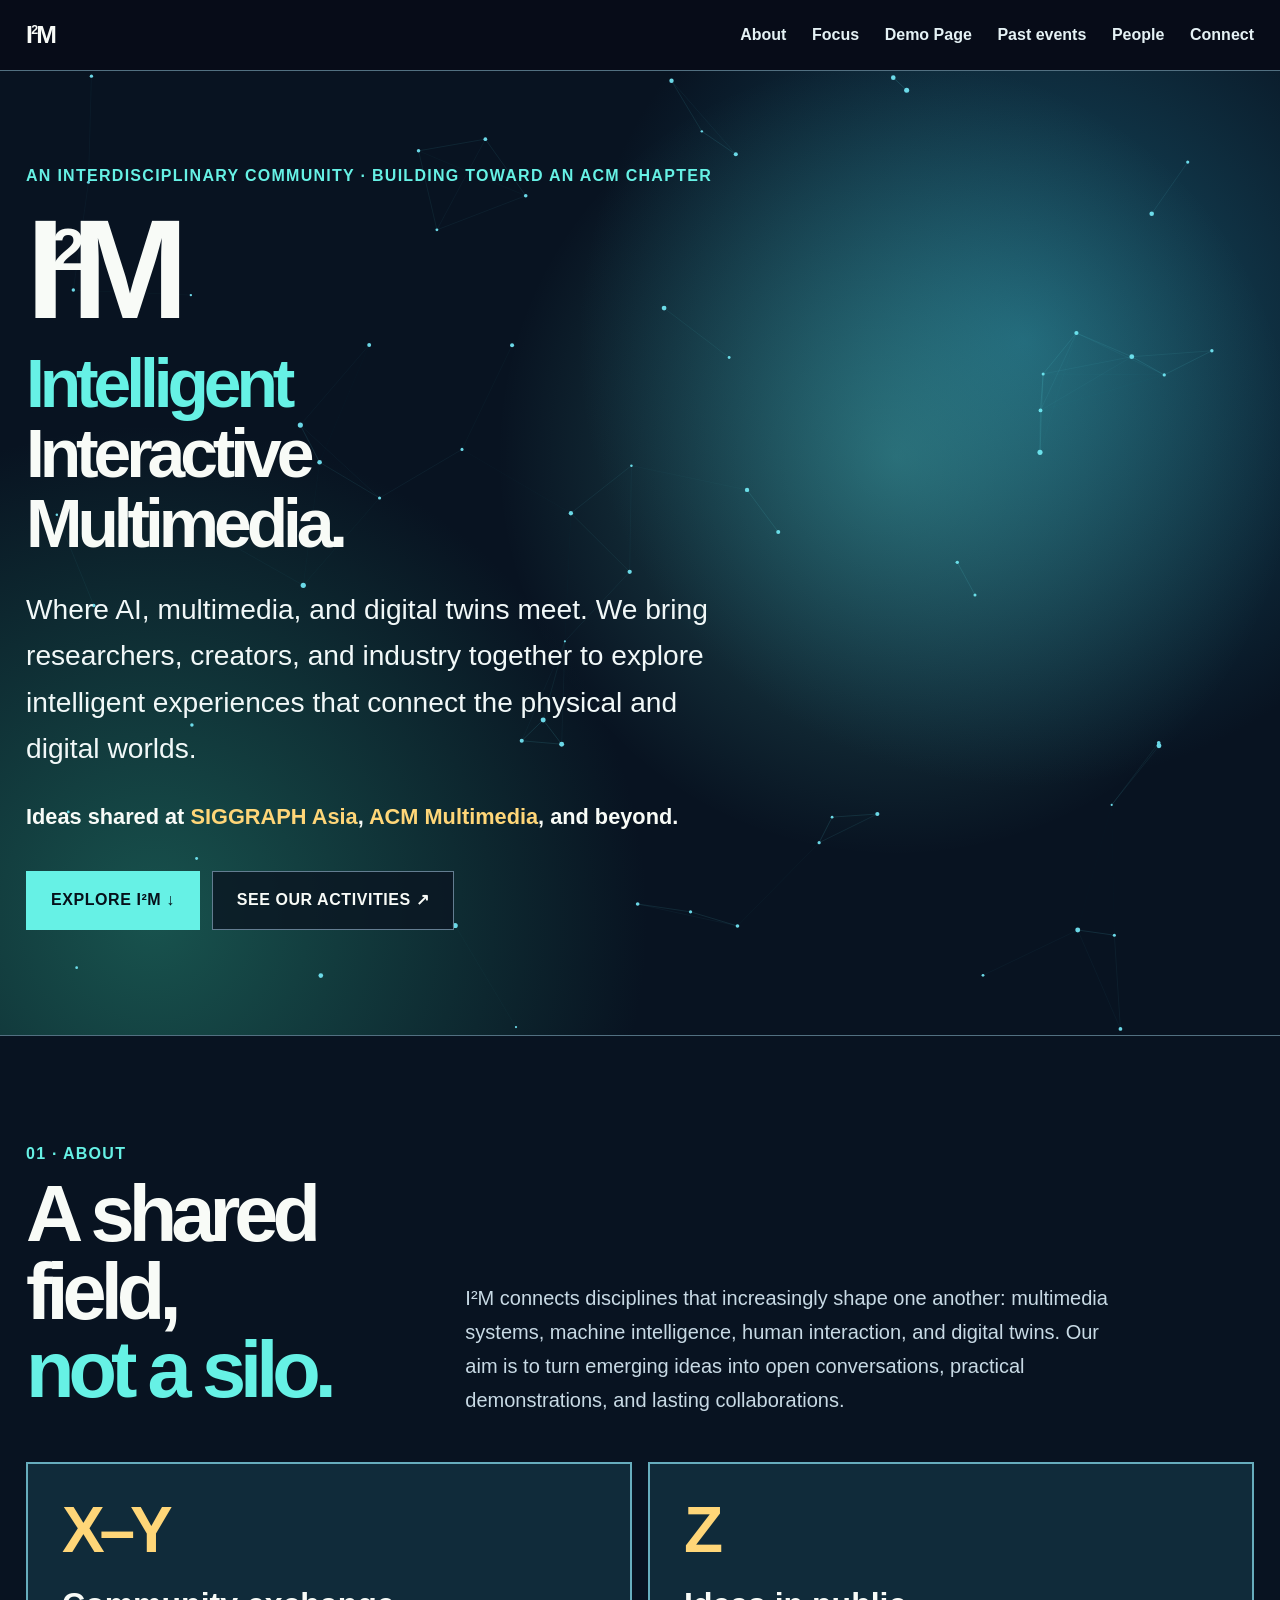
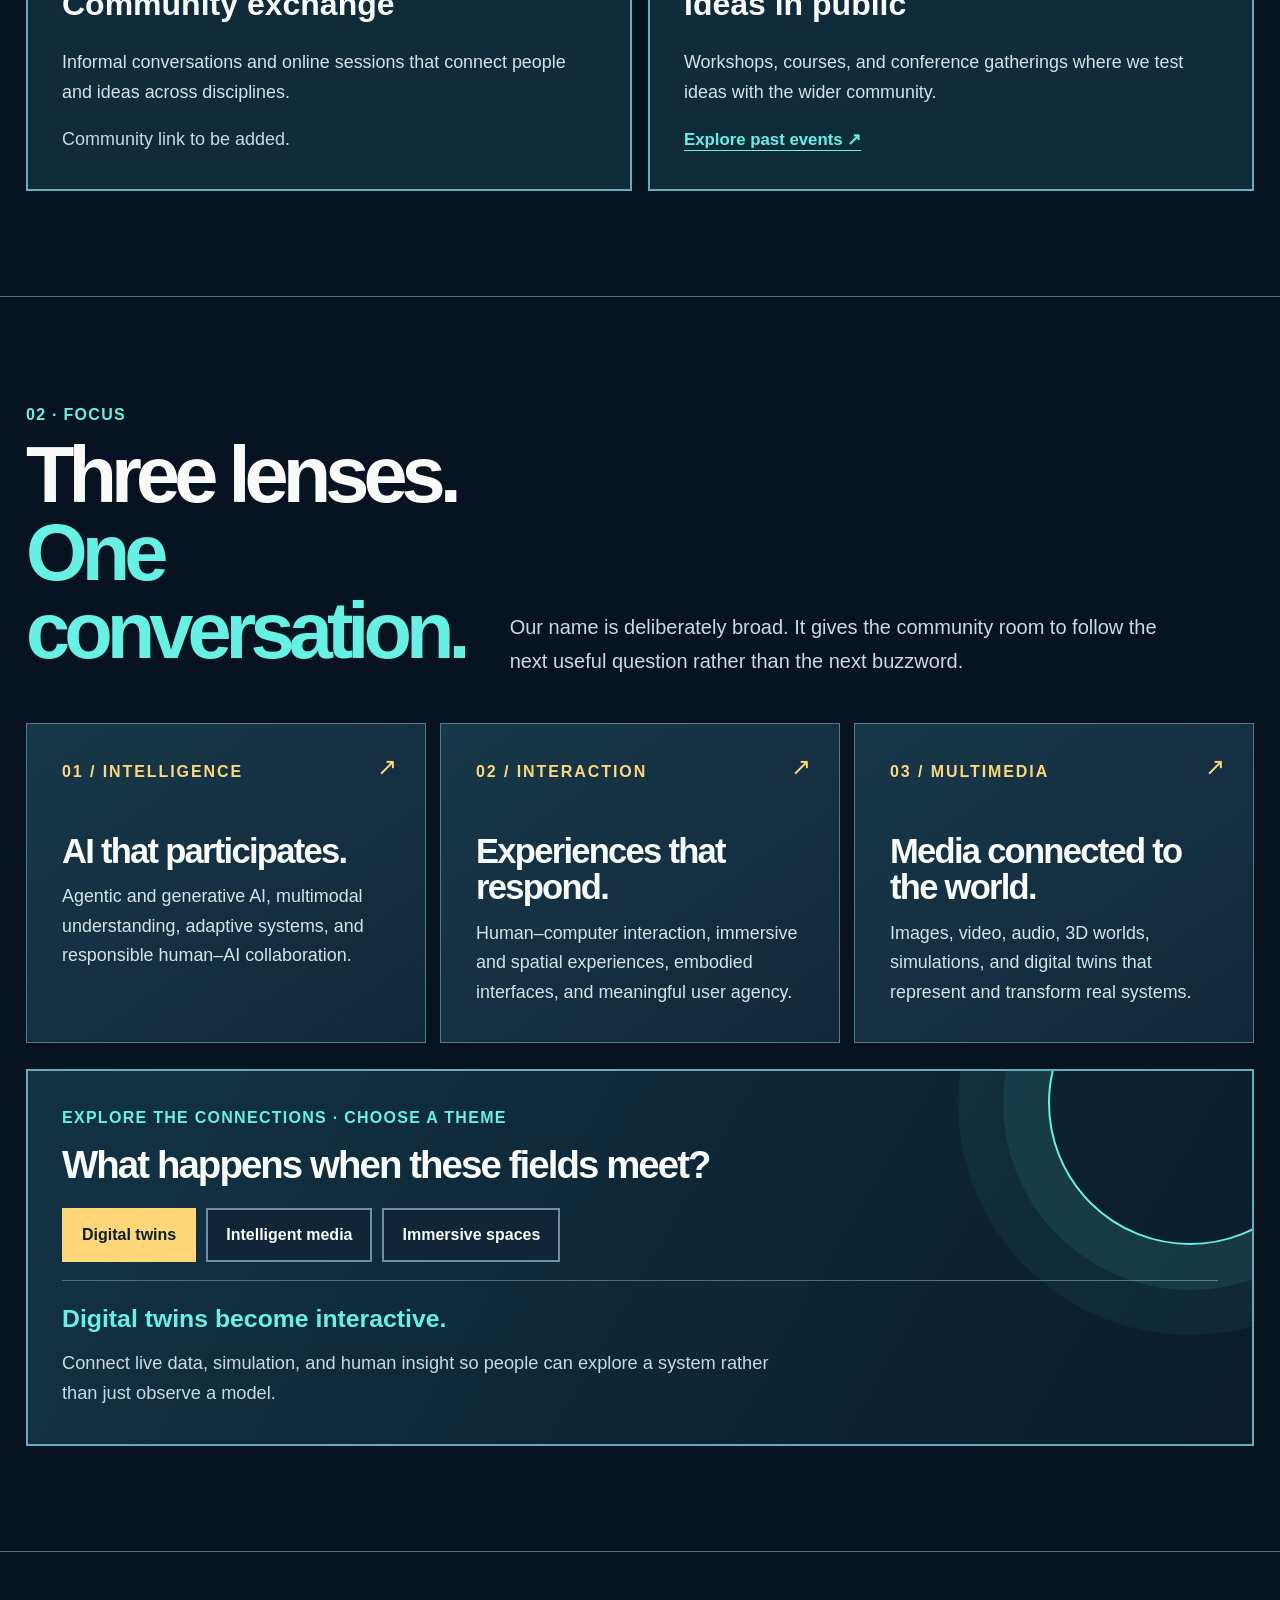
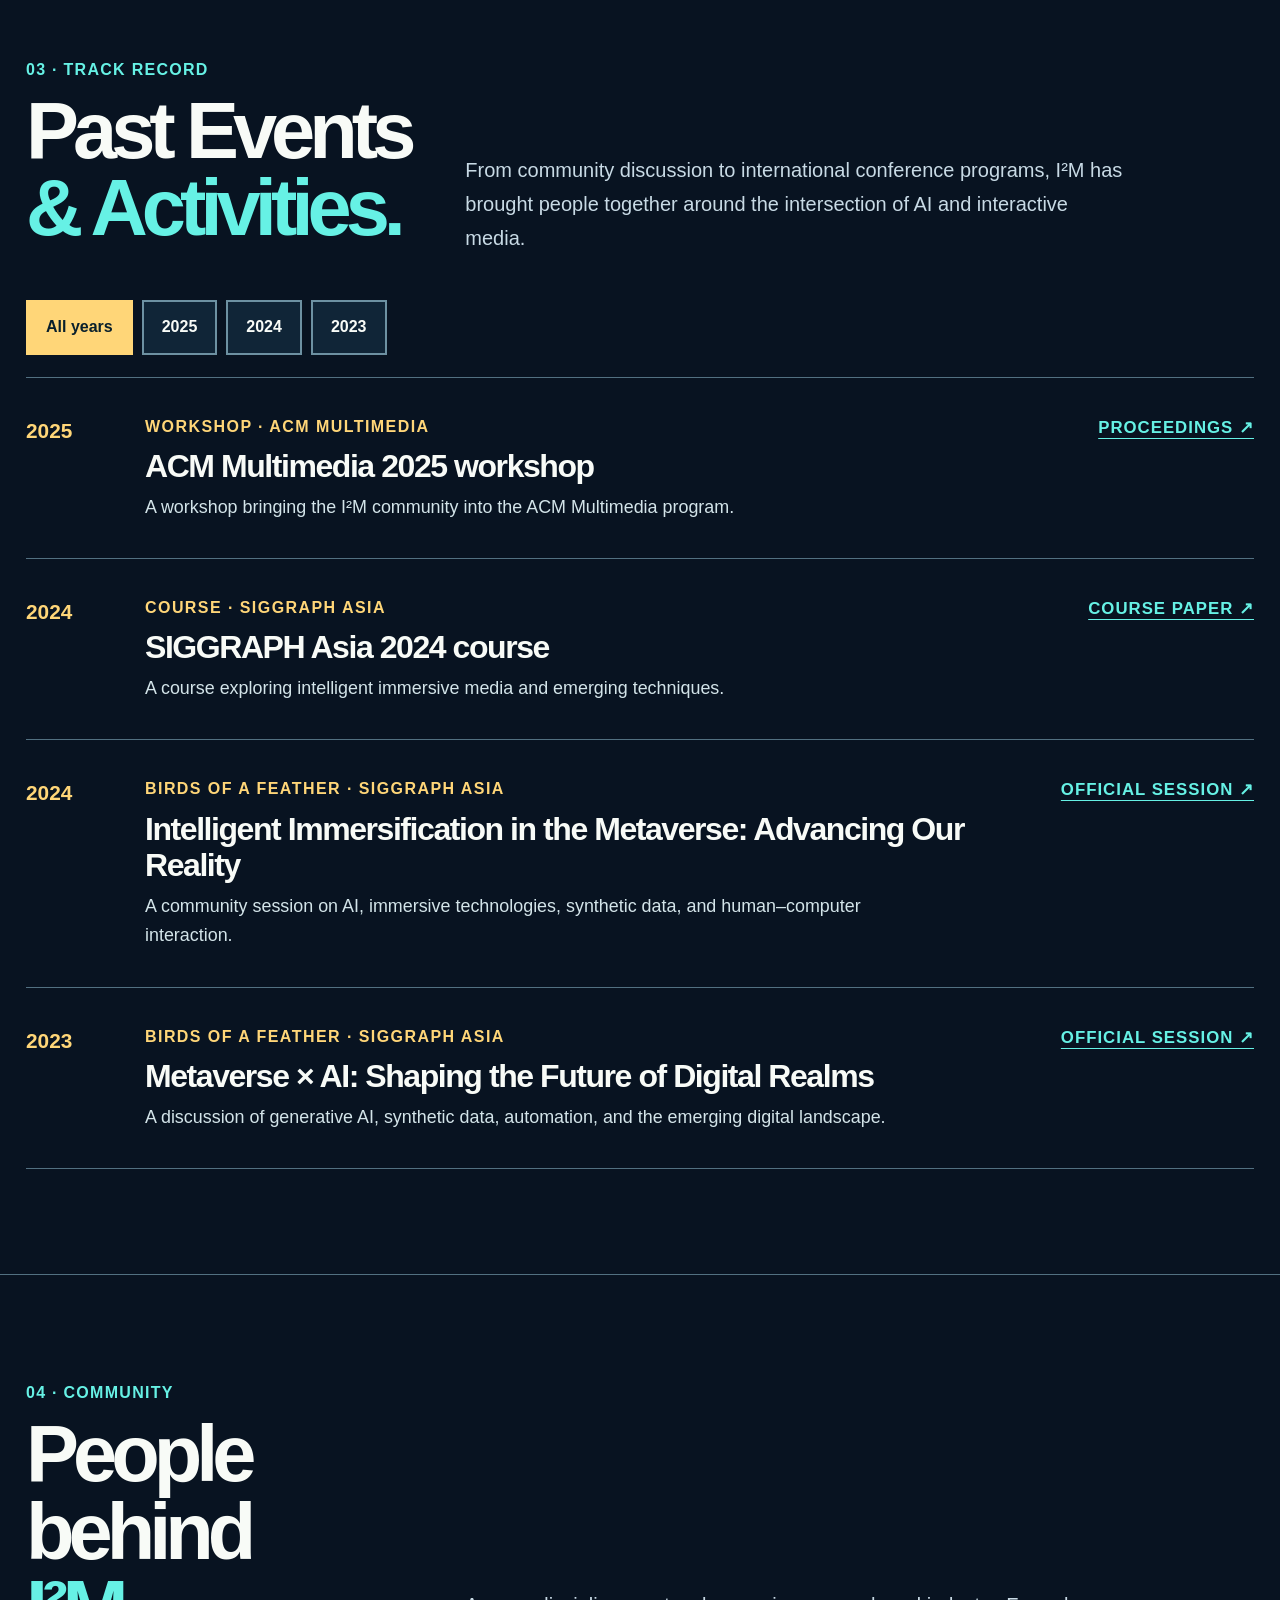
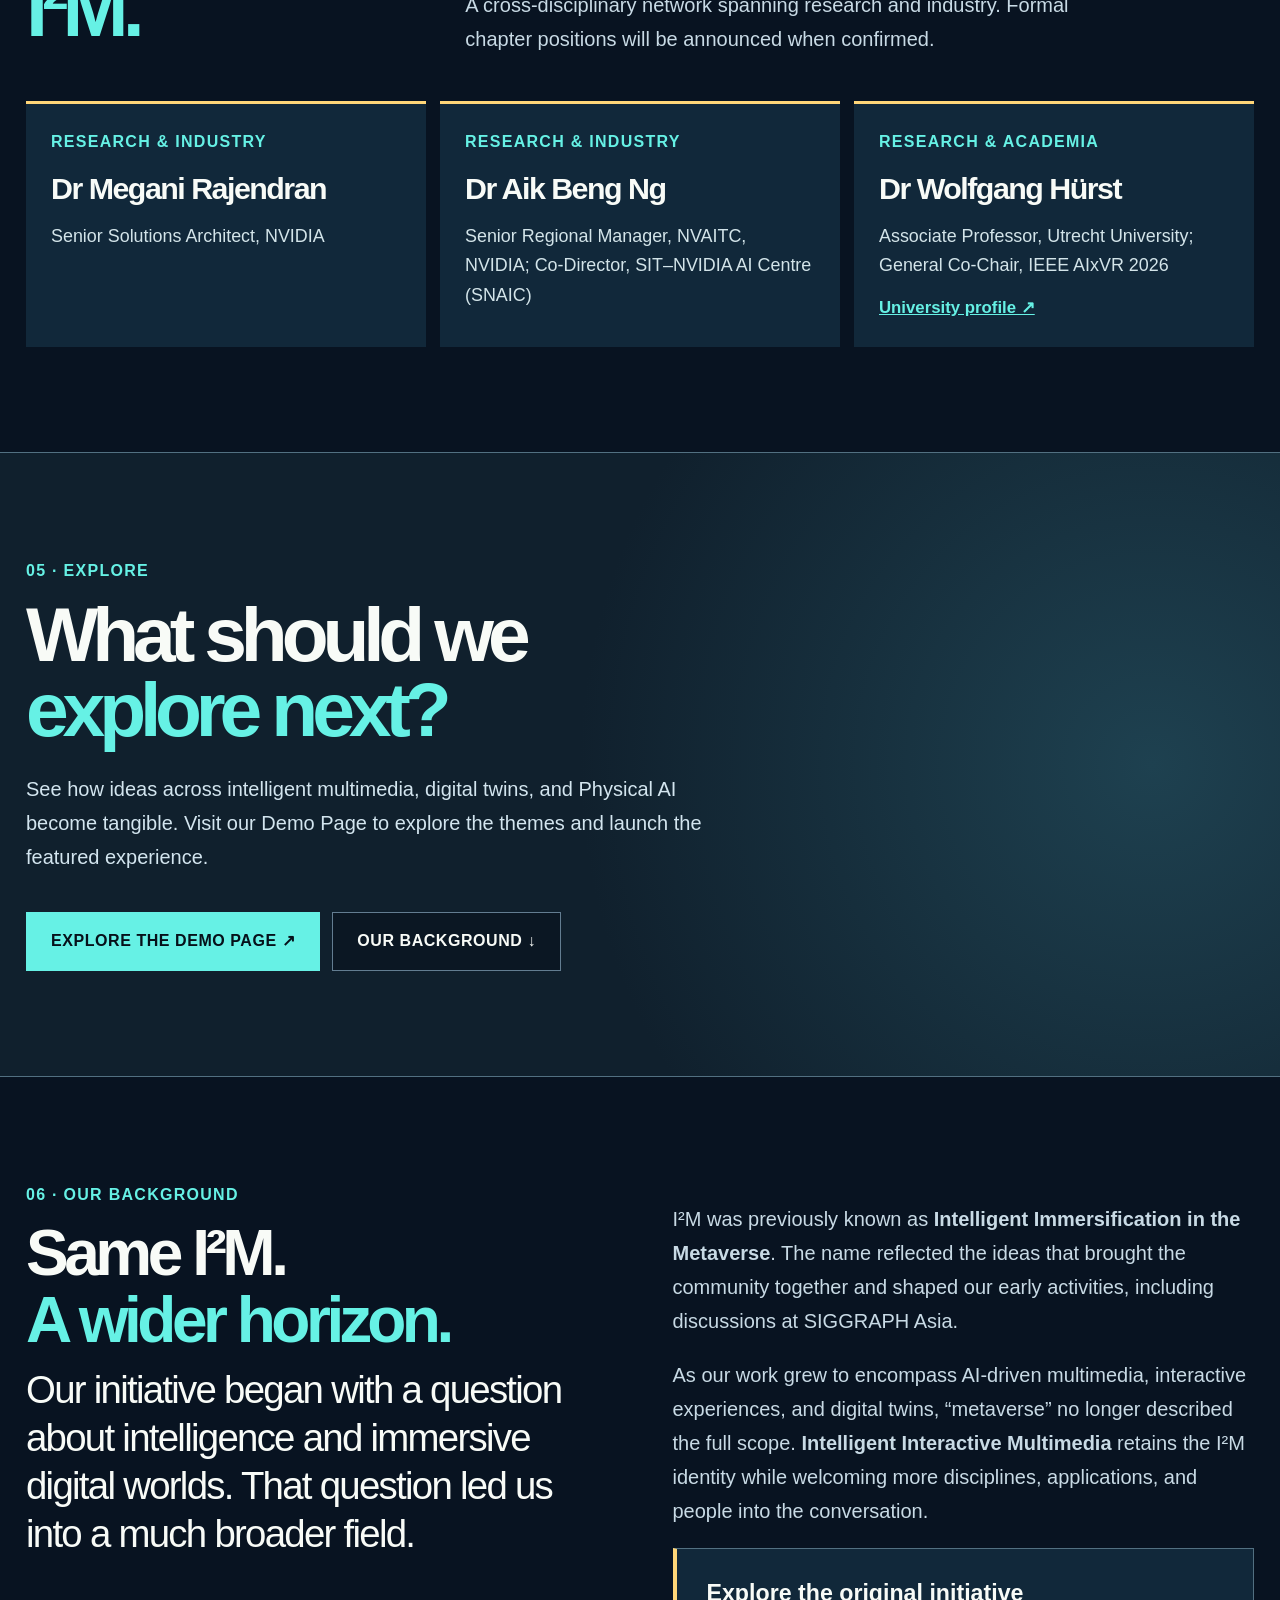
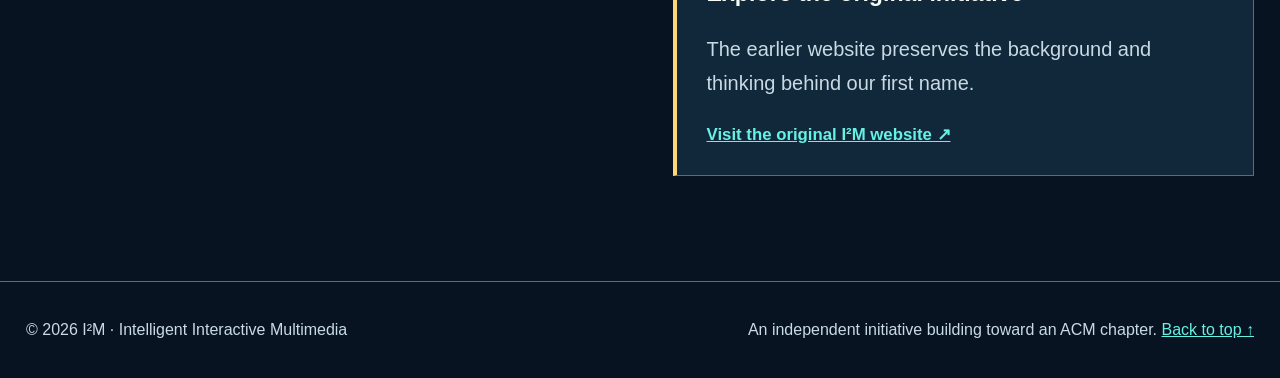
<file: index.html>
<!doctype html>
<html lang="en">
<head>
  <meta charset="utf-8">
  <meta name="viewport" content="width=device-width, initial-scale=1">
  <meta name="theme-color" content="#080d18">
  <meta name="description" content="I²M — Intelligent Interactive Multimedia. A community connecting AI, multimedia, digital twins and interactive experiences.">
  <title>I²M — Intelligent Interactive Multimedia</title>
  <style>
    :root{--bg:#080d18;--panel:#101a2a;--ink:#eef5fb;--muted:#abc0d2;--cyan:#64e8f3;--lime:#c4ff71;--line:#2b4155;--max:1200px}
    *{box-sizing:border-box}html{scroll-behavior:smooth}body{margin:0;background:var(--bg);color:var(--ink);font-family:Inter,Arial,Helvetica,sans-serif;line-height:1.55}a{color:inherit}a:focus-visible,button:focus-visible{outline:3px solid var(--lime);outline-offset:4px}button{font:inherit}.wrap{width:min(calc(100% - 44px),var(--max));margin:auto}.skip{position:absolute;left:-999px;top:8px;background:var(--lime);color:#071018;padding:8px;z-index:20}.skip:focus{left:8px}.eyebrow{font-size:.85rem;font-weight:800;letter-spacing:.14em;text-transform:uppercase;color:var(--cyan)}.muted{color:var(--muted)}
    header{position:sticky;top:0;z-index:10;background:#080d18e8;backdrop-filter:blur(16px);border-bottom:1px solid var(--line)}.nav{min-height:70px;display:flex;align-items:center;justify-content:space-between;gap:20px}.brand{font-size:1.55rem;font-weight:900;letter-spacing:-.07em;text-decoration:none}.brand sup{font-size:.5em;vertical-align:super}.navlinks{display:flex;gap:clamp(12px,2vw,26px);align-items:center}.navlinks a{font-size:.87rem;text-decoration:none;color:var(--muted);font-weight:700}.navlinks a:hover{color:var(--cyan)}
    .hero{position:relative;overflow:hidden;min-height:680px;display:grid;align-items:center;background:radial-gradient(circle at 80% 30%,#17364d 0,transparent 33%),radial-gradient(circle at 10% 80%,#12343b 0,transparent 34%),var(--bg)}#field{position:absolute;inset:0;width:100%;height:100%;opacity:.9;pointer-events:none}.hero:after{content:"";position:absolute;inset:0;pointer-events:none;background:radial-gradient(420px circle at var(--mx,70%) var(--my,40%),#61eafa30,transparent 70%)}.hero-inner{position:relative;z-index:1;padding:92px 0 105px}.hero h1{font-size:clamp(4.2rem,10vw,9rem);line-height:.9;letter-spacing:-.095em;margin:18px 0 16px;font-weight:800}.hero h1 small{display:block;font-size:clamp(2rem,4.7vw,5rem);letter-spacing:-.075em;line-height:1.03;margin-top:15px;max-width:1000px}.hero h1 em{font-style:normal;color:var(--cyan)}.lead{font-size:clamp(1.18rem,2.1vw,1.55rem);max-width:720px;color:#d3e5ef}.venue{margin-top:28px;font-size:clamp(1rem,1.5vw,1.2rem);font-weight:700}.venue strong{color:var(--lime)}.actions{display:flex;gap:12px;flex-wrap:wrap;margin-top:38px}.btn{display:inline-flex;align-items:center;justify-content:center;min-height:48px;padding:12px 20px;text-decoration:none;border:1px solid var(--cyan);font-size:.85rem;font-weight:800;letter-spacing:.08em;text-transform:uppercase;background:var(--cyan);color:#06111a;transition:transform .2s,background .2s}.btn:hover{transform:translateY(-3px);background:var(--lime);border-color:var(--lime)}.btn.alt{background:#0b1622cf;color:var(--ink);border-color:#637d91}.btn.alt:hover{border-color:var(--cyan);background:#143149}
    section{padding:105px 0;border-top:1px solid var(--line)}.section-head{display:grid;grid-template-columns:1fr 2fr;gap:45px;align-items:end;margin-bottom:45px}.section-head h2{font-size:clamp(2.65rem,6vw,5.8rem);line-height:.98;letter-spacing:-.075em;margin:8px 0}.section-head p{max-width:660px;font-size:1.16rem;color:var(--muted);margin:0}.accent{color:var(--cyan)}
    .scope{display:grid;grid-template-columns:repeat(3,1fr);gap:14px}.card{background:linear-gradient(140deg,#122339,#0d1725);border:1px solid var(--line);padding:30px;min-height:265px;position:relative;transition:transform .25s,border-color .25s}.card:hover{transform:translateY(-7px);border-color:var(--cyan)}.card .number{font-size:.8rem;color:var(--cyan);font-weight:800;letter-spacing:.12em}.card h3{font-size:clamp(1.7rem,2.6vw,2.6rem);line-height:1.05;letter-spacing:-.05em;margin:48px 0 13px}.card p{color:var(--muted);margin:0}.card:after{content:"↗";position:absolute;right:28px;top:23px;color:var(--lime);font-size:1.5rem}
    .axes{display:grid;grid-template-columns:1fr 1fr;gap:16px}.axis{border:1px solid #477285;padding:34px;background:#0b1a29;min-height:260px}.axis-label{font-size:4rem;line-height:1;letter-spacing:-.08em;color:var(--lime);font-weight:800}.axis h3{font-size:1.65rem;margin:16px 0 8px}.axis p{color:var(--muted)}.axis a{color:var(--cyan);font-weight:800;text-underline-offset:5px}.axis a:hover{color:var(--lime)}
    .events{display:grid;gap:0;border-top:1px solid var(--line)}.event{display:grid;grid-template-columns:95px 1fr auto;gap:24px;padding:28px 0;border-bottom:1px solid var(--line);align-items:start}.event time{font-weight:900;color:var(--lime);font-size:1.1rem}.event .type{color:var(--cyan);font-size:.84rem;letter-spacing:.09em;text-transform:uppercase;font-weight:800}.event h3{font-size:clamp(1.4rem,2.3vw,2.2rem);line-height:1.14;letter-spacing:-.045em;margin:8px 0}.event p{color:var(--muted);margin:0;max-width:770px}.event>a{color:var(--cyan);font-size:.88rem;font-weight:800;text-transform:uppercase;letter-spacing:.06em;text-underline-offset:5px;white-space:nowrap}.event>a:hover{color:var(--lime)}
    .story{display:grid;grid-template-columns:1fr 1fr;gap:65px;align-items:start}.story p{font-size:1.12rem;color:var(--muted)}.story .statement{font-size:clamp(1.6rem,3vw,2.6rem);color:var(--ink);line-height:1.25;letter-spacing:-.045em;margin-top:0}.old{border:1px solid var(--line);border-left:4px solid var(--cyan);padding:25px 30px;background:var(--panel)}.old h3{margin:0 0 8px;font-size:1.45rem}.old a{color:var(--cyan);font-weight:800}.old a:hover{color:var(--lime)}
    .people{display:grid;grid-template-columns:repeat(3,1fr);gap:14px}.person{border-top:3px solid var(--cyan);padding:25px;background:var(--panel);min-height:215px}.person h3{font-size:1.65rem;letter-spacing:-.05em;margin:8px 0}.person p{color:var(--muted);margin:0}.person a{color:var(--cyan);font-size:.86rem;font-weight:700}.person a:hover{color:var(--lime)}
    .join{background:radial-gradient(circle at 90% 50%,#1e4150,transparent 48%),#10202d}.join h2{font-size:clamp(2.8rem,6vw,6rem);line-height:.98;letter-spacing:-.08em;margin:12px 0 25px}.join p{font-size:1.18rem;max-width:680px;color:#d3e5ef}footer{padding:35px 0;color:var(--muted);font-size:.87rem;border-top:1px solid var(--line)}footer .wrap{display:flex;justify-content:space-between;gap:20px;flex-wrap:wrap}footer a{color:var(--cyan)}
    @media(max-width:850px){.section-head,.story{grid-template-columns:1fr;gap:15px}.scope,.people{grid-template-columns:1fr 1fr}.event{grid-template-columns:70px 1fr}.event>a{grid-column:2}.navlinks{gap:12px}.navlinks a{font-size:.78rem}}@media(max-width:600px){.wrap{width:min(calc(100% - 34px),var(--max))}.nav{align-items:flex-start;padding:14px 0;flex-direction:column;gap:7px}.navlinks{flex-wrap:wrap}.navlinks a{font-size:.75rem}.hero{min-height:630px}.hero-inner{padding:65px 0}.hero h1{font-size:clamp(4rem,18vw,6.4rem)}.hero h1 small{font-size:clamp(2rem,8.8vw,3rem)}section{padding:72px 0}.scope,.axes,.people{grid-template-columns:1fr}.card{min-height:225px}.card h3{margin-top:30px}.event{gap:10px;grid-template-columns:1fr}.event>a{grid-column:1}.axis-label{font-size:3rem}}@media(prefers-reduced-motion:reduce){html{scroll-behavior:auto}.card,.btn{transition:none}#field{display:none}}
    /* Readability-first refresh: larger type, clearer hierarchy, warmer accent. */
    :root{--bg:#081321;--panel:#11283a;--ink:#f8fbf7;--muted:#c8dae5;--cyan:#66f1e5;--lime:#ffd678;--line:#527081}
    body{font-size:18px;line-height:1.65}.wrap{width:min(calc(100% - 52px),1240px)}
    .eyebrow{font-size:1rem;letter-spacing:.08em;color:var(--cyan)}.navlinks a{font-size:1rem;color:#e5f2f5}.navlinks a:hover,.navlinks a[aria-current="page"]{color:var(--lime)}
    .hero{min-height:760px;background:radial-gradient(circle at 80% 28%,#175268 0,transparent 36%),radial-gradient(circle at 12% 88%,#18534e 0,transparent 35%),var(--bg)}
    .hero:after{background:radial-gradient(570px circle at var(--mx,70%) var(--my,40%),#66f1e54b,transparent 70%)}
    .hero h1{font-size:clamp(5.2rem,11vw,10rem)}.hero h1 small{font-size:clamp(2.45rem,5.3vw,5.65rem)}.lead{font-size:clamp(1.35rem,2.2vw,1.8rem);color:#f1f8f8}.venue{font-size:clamp(1.13rem,1.7vw,1.4rem);line-height:1.5}.btn{min-height:56px;padding:15px 24px;font-size:1rem;letter-spacing:.035em}
    .section-head p,.story p,.join p{font-size:1.25rem;line-height:1.7}.section-head h2{font-size:clamp(3.25rem,6.2vw,6.2rem)}
    .card{border-color:#527c8c;background:linear-gradient(145deg,#17384a,#11283a);min-height:300px;padding:35px}.card .number{font-size:1rem;color:var(--lime)}.card h3{font-size:clamp(2.1rem,2.7vw,3rem)}.card p,.axis p,.event p,.person p{font-size:1.12rem;color:#d3e4e9}
    .axis{border:2px solid #67adbd;background:#102b3a}.axis-label{color:var(--lime)}.axis h3{font-size:2rem}.axis a,.event>a,.person a,.old a{font-size:1.05rem;color:var(--cyan)}.event .type{font-size:1rem;color:var(--lime)}.event h3{font-size:clamp(1.7rem,2.5vw,2.55rem)}.event time{font-size:1.3rem}.event{padding:36px 0}.old{border-left-color:var(--lime)}.person{border-top-color:var(--lime)}.person h3{font-size:1.9rem}.person{min-height:235px}footer{font-size:1rem}
    .scroll-progress{position:fixed;z-index:30;top:0;left:0;height:5px;width:0;background:linear-gradient(90deg,var(--cyan),var(--lime));box-shadow:0 0 20px var(--cyan);pointer-events:none}
    .lab{margin-top:26px;padding:34px;border:2px solid #69aabc;background:linear-gradient(120deg,#123344,#0a1c2b);position:relative;overflow:hidden}.lab:before{content:"";position:absolute;width:280px;height:280px;border:2px solid #67eee5;border-radius:50%;right:-80px;top:-110px;box-shadow:0 0 0 45px #66f1e514,0 0 0 90px #66f1e50c;pointer-events:none}.lab h3{font-size:clamp(1.8rem,3vw,2.8rem);line-height:1.1;letter-spacing:-.05em;margin:12px 0}.lab p{font-size:1.14rem;color:var(--muted);max-width:720px}.lab-controls{display:flex;gap:10px;flex-wrap:wrap;margin:22px 0 18px}.lab-controls button,.filters button{cursor:pointer;border:2px solid #6d91a2;background:#102537;color:var(--ink);padding:12px 18px;font-weight:800;font-size:1rem;transition:background .2s,transform .2s,border-color .2s}.lab-controls button:hover,.filters button:hover{transform:translateY(-3px);border-color:var(--lime)}.lab-controls button[aria-pressed="true"],.filters button[aria-pressed="true"]{background:var(--lime);border-color:var(--lime);color:#09202c}.lab-output{border-top:1px solid var(--line);padding-top:18px;min-height:130px}.lab-output strong{display:block;font-size:1.55rem;color:var(--cyan)}.lab-output p{margin:8px 0 0}
    .filters{display:flex;gap:9px;flex-wrap:wrap;margin-bottom:22px}.event[hidden]{display:none}
    .reveal{opacity:0;transform:translateY(25px);transition:opacity .7s ease,transform .7s ease}.reveal.visible{opacity:1;transform:none}
    @media(max-width:850px){.navlinks a{font-size:.88rem}.event{grid-template-columns:85px 1fr}.event>a{grid-column:2}.section-head p{max-width:none}}
    @media(max-width:600px){body{font-size:17px}.wrap{width:min(calc(100% - 34px),1240px)}.hero{min-height:700px}.hero h1{font-size:clamp(4.5rem,19vw,6.8rem)}.hero h1 small{font-size:clamp(2.4rem,9vw,3.4rem)}.lead{font-size:1.28rem}.venue{font-size:1.15rem}.navlinks a{font-size:.83rem}.section-head h2{font-size:clamp(3.15rem,12vw,4.8rem)}.section-head p,.story p,.join p{font-size:1.12rem}.card{min-height:245px}.event{grid-template-columns:1fr}.event>a{grid-column:1}.lab{padding:24px}.lab:before{opacity:.3}.lab-controls button,.filters button{font-size:.95rem;padding:10px 14px}}
    @media(prefers-reduced-motion:reduce){.reveal{opacity:1;transform:none;transition:none}.lab-controls button,.filters button{transition:none}}
  </style>
</head>
<body>
  <a class="skip" href="#main">Skip to content</a><div class="scroll-progress" id="progress" aria-hidden="true"></div>
  <header><nav class="nav wrap" aria-label="Main navigation"><a class="brand" href="#top" aria-label="I squared M home">I<sup>2</sup>M</a><div class="navlinks"><a href="#about">About</a><a href="#focus">Focus</a><a href="demos.html">Demo Page</a><a href="#events">Past events</a><a href="#people">People</a><a href="#connect">Connect</a></div></nav></header>
  <main id="main">
    <div class="hero" id="top"><canvas id="field" aria-hidden="true"></canvas><div class="hero-inner wrap"><div class="eyebrow">An interdisciplinary community · Building toward an ACM chapter</div><h1>I<sup style="font-size:.42em;vertical-align:super">2</sup>M<small><em>Intelligent</em><br>Interactive<br>Multimedia.</small></h1><p class="lead">Where AI, multimedia, and digital twins meet. We bring researchers, creators, and industry together to explore intelligent experiences that connect the physical and digital worlds.</p><p class="venue">Ideas shared at <strong>SIGGRAPH Asia</strong>, <strong>ACM Multimedia</strong>, and beyond.</p><div class="actions"><a class="btn" href="#focus">Explore I²M ↓</a><a class="btn alt" href="#events">See our activities ↗</a></div></div></div>
    <section id="about"><div class="wrap"><div class="section-head"><div><div class="eyebrow">01 · About</div><h2>A shared field,<br><span class="accent">not a silo.</span></h2></div><p>I²M connects disciplines that increasingly shape one another: multimedia systems, machine intelligence, human interaction, and digital twins. Our aim is to turn emerging ideas into open conversations, practical demonstrations, and lasting collaborations.</p></div><div class="axes"><div class="axis"><div class="axis-label">X–Y</div><h3>Community exchange</h3><p>Informal conversations and online sessions that connect people and ideas across disciplines.</p><span class="muted">Community link to be added.</span></div><div class="axis"><div class="axis-label">Z</div><h3>Ideas in public</h3><p>Workshops, courses, and conference gatherings where we test ideas with the wider community.</p><a href="#events">Explore past events ↗</a></div></div></div></section>
    <section id="focus"><div class="wrap"><div class="section-head"><div><div class="eyebrow">02 · Focus</div><h2>Three lenses.<br><span class="accent">One conversation.</span></h2></div><p>Our name is deliberately broad. It gives the community room to follow the next useful question rather than the next buzzword.</p></div><div class="scope"><article class="card"><div class="number">01 / INTELLIGENCE</div><h3>AI that participates.</h3><p>Agentic and generative AI, multimodal understanding, adaptive systems, and responsible human–AI collaboration.</p></article><article class="card"><div class="number">02 / INTERACTION</div><h3>Experiences that respond.</h3><p>Human–computer interaction, immersive and spatial experiences, embodied interfaces, and meaningful user agency.</p></article><article class="card"><div class="number">03 / MULTIMEDIA</div><h3>Media connected to the world.</h3><p>Images, video, audio, 3D worlds, simulations, and digital twins that represent and transform real systems.</p></article></div><div class="lab" aria-label="Explore the I2M connections"><div class="eyebrow">Explore the connections · Choose a theme</div><h3>What happens when these fields meet?</h3><div class="lab-controls" role="group" aria-label="Choose a theme"><button type="button" data-lab="twins" aria-pressed="true">Digital twins</button><button type="button" data-lab="media" aria-pressed="false">Intelligent media</button><button type="button" data-lab="spaces" aria-pressed="false">Immersive spaces</button></div><div class="lab-output" id="lab-output" aria-live="polite"><strong>Digital twins become interactive.</strong><p>Connect live data, simulation, and human insight so people can explore a system rather than just observe a model.</p></div></div></div></section>
    <section id="events"><div class="wrap"><div class="section-head"><div><div class="eyebrow">03 · Track record</div><h2>Past Events<br><span class="accent">& Activities.</span></h2></div><p>From community discussion to international conference programs, I²M has brought people together around the intersection of AI and interactive media.</p></div><div class="filters" role="group" aria-label="Filter past events"><button type="button" data-year="all" aria-pressed="true">All years</button><button type="button" data-year="2025" aria-pressed="false">2025</button><button type="button" data-year="2024" aria-pressed="false">2024</button><button type="button" data-year="2023" aria-pressed="false">2023</button></div><div class="events">
      <article class="event"><time datetime="2025">2025</time><div><div class="type">Workshop · ACM Multimedia</div><h3>ACM Multimedia 2025 workshop</h3><p>A workshop bringing the I²M community into the ACM Multimedia program.</p></div><a href="https://dl.acm.org/doi/proceedings/10.1145/3728487" target="_blank" rel="noopener noreferrer">Proceedings ↗</a></article>
      <article class="event"><time datetime="2024">2024</time><div><div class="type">Course · SIGGRAPH Asia</div><h3>SIGGRAPH Asia 2024 course</h3><p>A course exploring intelligent immersive media and emerging techniques.</p></div><a href="https://dl.acm.org/doi/10.1145/3680532.3689581" target="_blank" rel="noopener noreferrer">Course paper ↗</a></article>
      <article class="event"><time datetime="2024">2024</time><div><div class="type">Birds of a Feather · SIGGRAPH Asia</div><h3>Intelligent Immersification in the Metaverse: Advancing Our Reality</h3><p>A community session on AI, immersive technologies, synthetic data, and human–computer interaction.</p></div><a href="https://asia.siggraph.org/2024/presentation/?id=bof_114&amp;sess=sess249" target="_blank" rel="noopener noreferrer">Official session ↗</a></article>
      <article class="event"><time datetime="2023">2023</time><div><div class="type">Birds of a Feather · SIGGRAPH Asia</div><h3>Metaverse × AI: Shaping the Future of Digital Realms</h3><p>A discussion of generative AI, synthetic data, automation, and the emerging digital landscape.</p></div><a href="https://asia.siggraph.org/2023/index.html%3Fpost_type=page&amp;p=14494&amp;id=bof_114&amp;sess=sess240.html" target="_blank" rel="noopener noreferrer">Official session ↗</a></article>
    </div></div></section>
    <section id="people"><div class="wrap"><div class="section-head"><div><div class="eyebrow">04 · Community</div><h2>People behind<br><span class="accent">I²M.</span></h2></div><p>A cross-disciplinary network spanning research and industry. Formal chapter positions will be announced when confirmed.</p></div><div class="people"><article class="person"><div class="eyebrow">Research & industry</div><h3>Dr Megani Rajendran</h3><p>Senior Solutions Architect, NVIDIA</p></article><article class="person"><div class="eyebrow">Research & industry</div><h3>Dr Aik Beng Ng</h3><p>Senior Regional Manager, NVAITC, NVIDIA; Co-Director, SIT–NVIDIA AI Centre (SNAIC)</p></article><article class="person"><div class="eyebrow">Research & academia</div><h3>Dr Wolfgang Hürst</h3><p>Associate Professor, Utrecht University; General Co-Chair, IEEE AIxVR 2026</p><p style="margin-top:12px"><a href="https://www.uu.nl/staff/WOHurst" target="_blank" rel="noopener noreferrer">University profile ↗</a></p></article></div></div></section>
    <section class="join" id="connect"><div class="wrap"><div class="eyebrow">05 · Explore</div><h2>What should we<br><span class="accent">explore next?</span></h2><p>See how ideas across intelligent multimedia, digital twins, and Physical AI become tangible. Visit our Demo Page to explore the themes and launch the featured experience.</p><div class="actions"><a class="btn" href="demos.html">Explore the Demo Page ↗</a><a class="btn alt" href="#history">Our background ↓</a></div></div></section>
    <section id="history"><div class="wrap story"><div><div class="eyebrow">06 · Our background</div><h2 style="font-size:clamp(2.6rem,5vw,5rem);letter-spacing:-.07em;line-height:1.05;margin:12px 0">Same I²M.<br><span class="accent">A wider horizon.</span></h2><p class="statement">Our initiative began with a question about intelligence and immersive digital worlds. That question led us into a much broader field.</p></div><div><p>I²M was previously known as <strong>Intelligent Immersification in the Metaverse</strong>. The name reflected the ideas that brought the community together and shaped our early activities, including discussions at SIGGRAPH Asia.</p><p>As our work grew to encompass AI-driven multimedia, interactive experiences, and digital twins, “metaverse” no longer described the full scope. <strong>Intelligent Interactive Multimedia</strong> retains the I²M identity while welcoming more disciplines, applications, and people into the conversation.</p><div class="old"><h3>Explore the original initiative</h3><p>The earlier website preserves the background and thinking behind our first name.</p><a href="https://i2m.diaversity.org/" target="_blank" rel="noopener noreferrer">Visit the original I²M website ↗</a></div></div></div></section>
  </main><footer><div class="wrap"><div>© <span id="year"></span> I²M · Intelligent Interactive Multimedia</div><div>An independent initiative building toward an ACM chapter. <a href="#top">Back to top ↑</a></div></div></footer>
  <script>
    document.getElementById('year').textContent=new Date().getFullYear();
    const progress=document.getElementById('progress');function updateProgress(){const max=document.documentElement.scrollHeight-innerHeight;progress.style.width=(max>0?scrollY/max*100:0)+'%'}addEventListener('scroll',updateProgress,{passive:true});addEventListener('resize',updateProgress);updateProgress();
    const labCopy={twins:['Digital twins become interactive.','Connect live data, simulation, and human insight so people can explore a system rather than just observe a model.'],media:['Media becomes intelligent.','Bring AI to images, video, sound, and 3D content to make media more adaptive, expressive, and useful.'],spaces:['Spaces become responsive.','Weave interaction, multimodal sensing, and embodied AI into experiences that react to people and context.']};
    document.querySelectorAll('[data-lab]').forEach(button=>button.addEventListener('click',()=>{document.querySelectorAll('[data-lab]').forEach(b=>b.setAttribute('aria-pressed',String(b===button)));const [title,body]=labCopy[button.dataset.lab];document.getElementById('lab-output').innerHTML='<strong>'+title+'</strong><p>'+body+'</p>'}));
    document.querySelectorAll('[data-year]').forEach(button=>button.addEventListener('click',()=>{document.querySelectorAll('[data-year]').forEach(b=>b.setAttribute('aria-pressed',String(b===button)));document.querySelectorAll('.event').forEach(event=>{event.hidden=button.dataset.year!=='all'&&event.querySelector('time').getAttribute('datetime')!==button.dataset.year})}));
    if(!matchMedia('(prefers-reduced-motion: reduce)').matches&&'IntersectionObserver' in window){const observer=new IntersectionObserver(entries=>{entries.forEach(entry=>{if(entry.isIntersecting){entry.target.classList.add('visible');observer.unobserve(entry.target)}})},{threshold:.08});document.querySelectorAll('.section-head,.card,.axis,.event,.story,.person,.lab').forEach(el=>{el.classList.add('reveal');observer.observe(el)})}
    const hero=document.querySelector('.hero');hero.addEventListener('pointermove',e=>{const r=hero.getBoundingClientRect();hero.style.setProperty('--mx',(e.clientX-r.left)+'px');hero.style.setProperty('--my',(e.clientY-r.top)+'px')});
    if(!matchMedia('(prefers-reduced-motion: reduce)').matches){const canvas=document.getElementById('field'),ctx=canvas.getContext('2d');let w,h,points=[];function size(){w=canvas.width=hero.clientWidth;h=canvas.height=hero.clientHeight;points=Array.from({length:Math.min(65,Math.floor(w/17))},()=>({x:Math.random()*w,y:Math.random()*h,vx:(Math.random()-.5)*.3,vy:(Math.random()-.5)*.3,r:Math.random()*1.6+1}))}size();addEventListener('resize',size);function draw(){ctx.clearRect(0,0,w,h);for(const p of points){p.x+=p.vx;p.y+=p.vy;if(p.x<0||p.x>w)p.vx*=-1;if(p.y<0||p.y>h)p.vy*=-1;ctx.beginPath();ctx.arc(p.x,p.y,p.r,0,Math.PI*2);ctx.fillStyle='#77edfc';ctx.fill()}for(let i=0;i<points.length;i++)for(let j=i+1;j<points.length;j++){const a=points[i],b=points[j],d=Math.hypot(a.x-b.x,a.y-b.y);if(d<140){ctx.beginPath();ctx.moveTo(a.x,a.y);ctx.lineTo(b.x,b.y);ctx.strokeStyle=`rgba(100,232,243,${.18*(1-d/140)})`;ctx.stroke()}}requestAnimationFrame(draw)}draw()}
  </script>
</body>
</html>
</file>
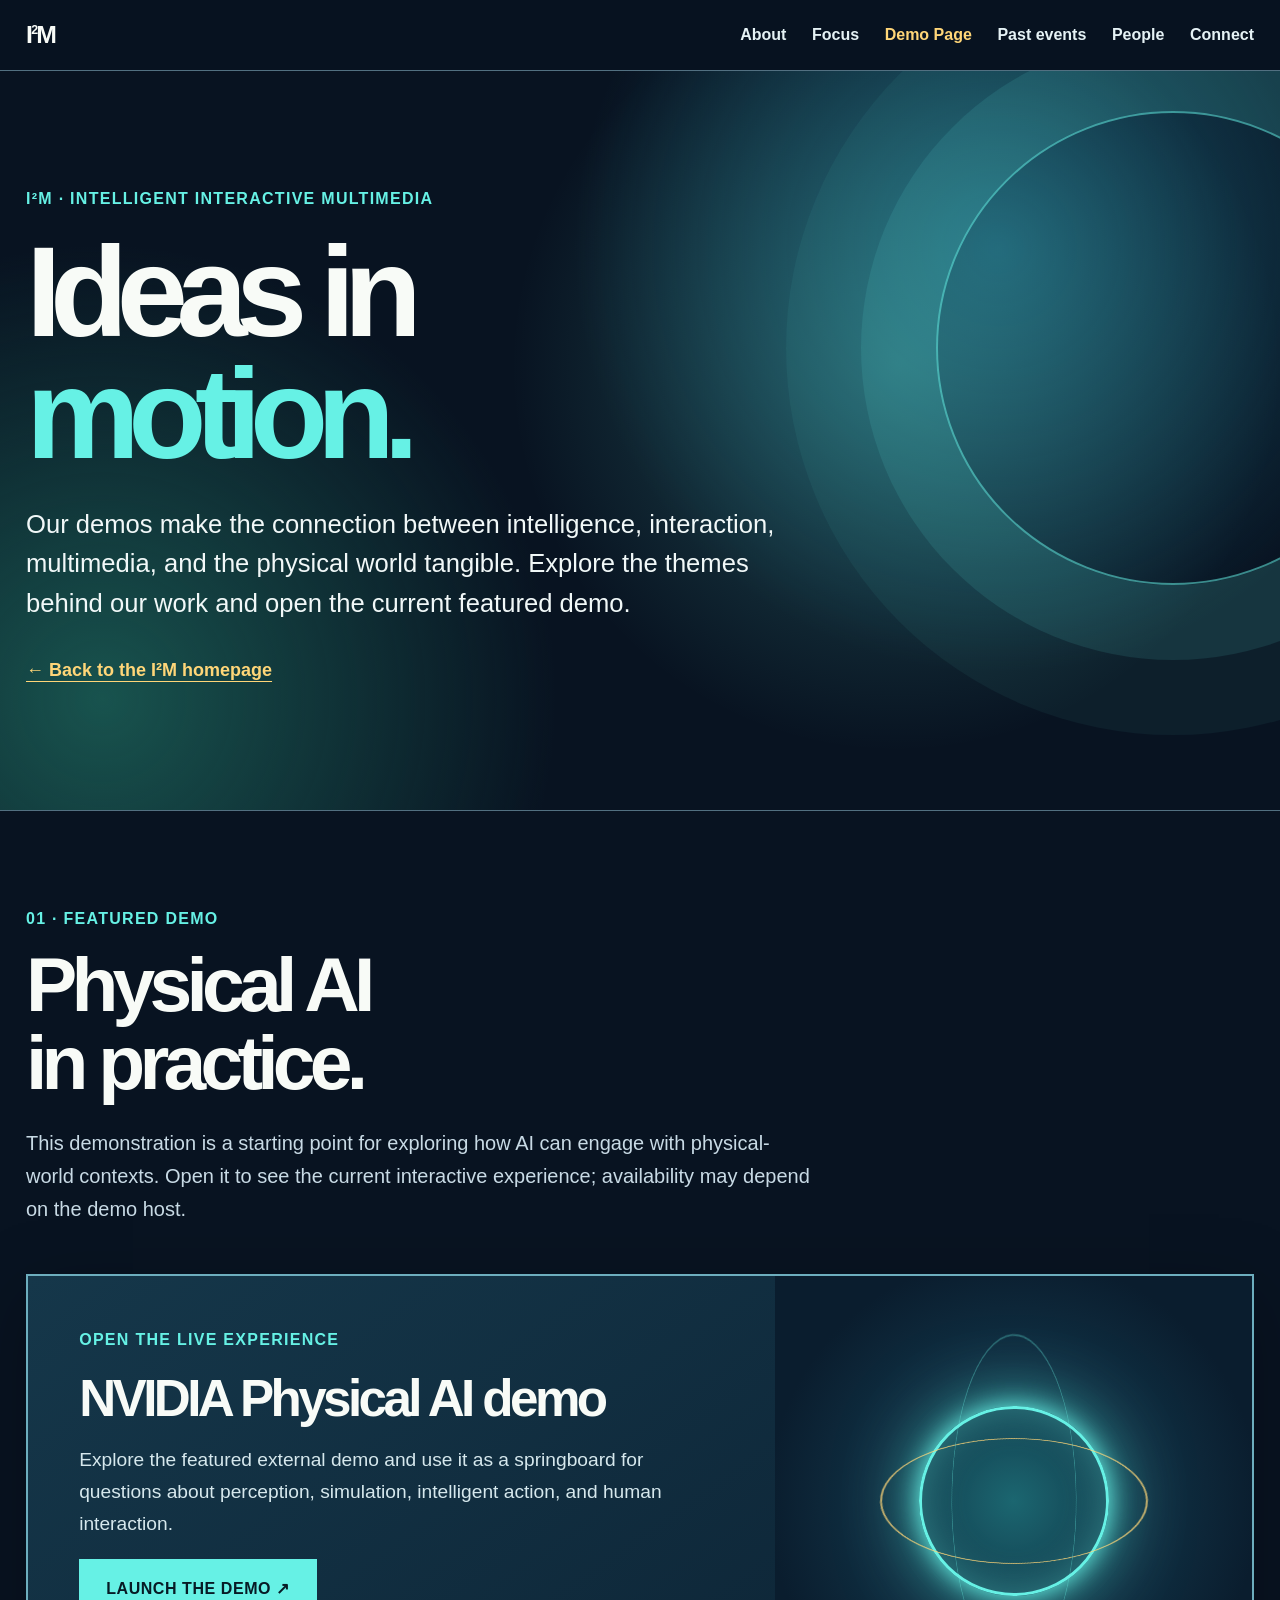
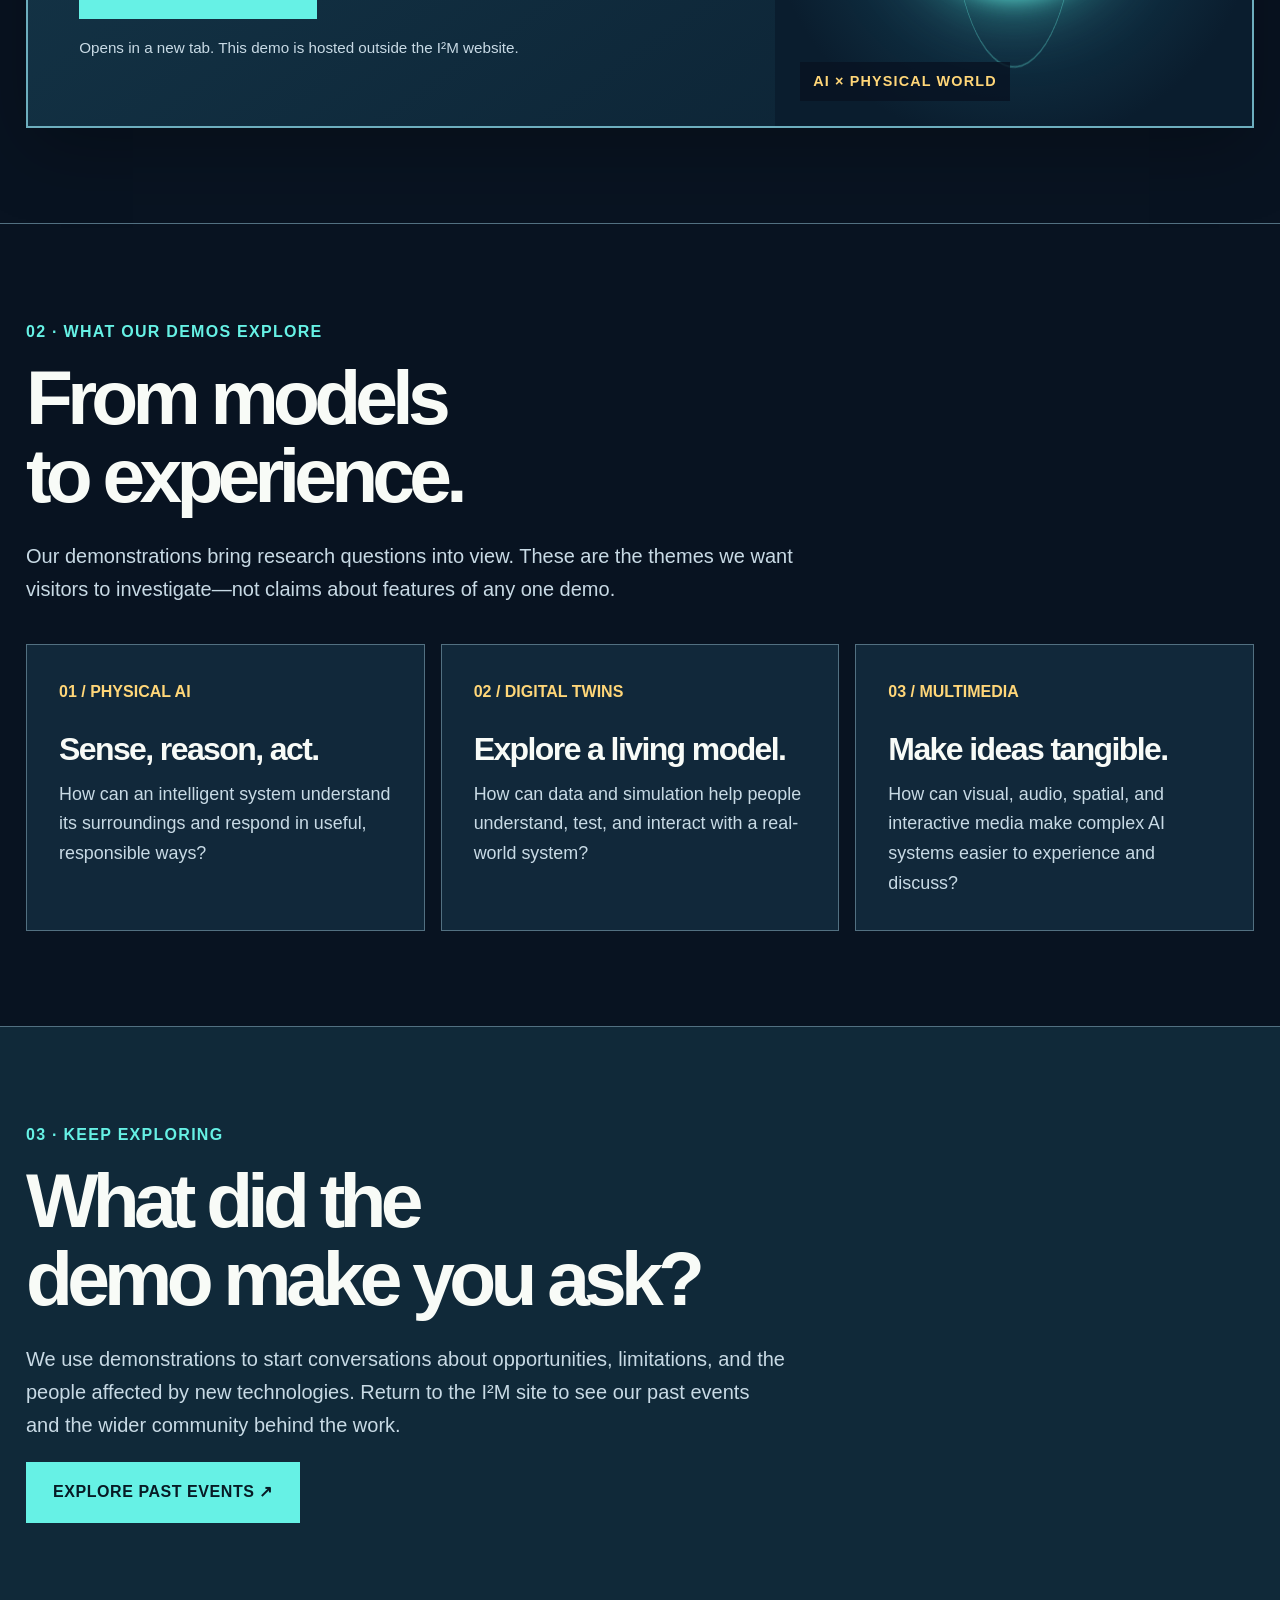
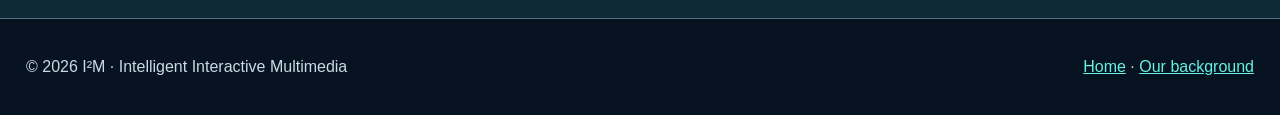
<file: demos.html>
<!doctype html>
<html lang="en">
<head>
  <meta charset="utf-8">
  <meta name="viewport" content="width=device-width, initial-scale=1">
  <meta name="theme-color" content="#081321">
  <meta name="description" content="Explore demonstrations from I²M — Intelligent Interactive Multimedia, including Physical AI and digital-twin themes.">
  <title>Demo Page — I²M Intelligent Interactive Multimedia</title>
  <style>
    :root{--bg:#081321;--panel:#11283a;--ink:#f8fbf7;--muted:#c8dae5;--cyan:#66f1e5;--lime:#ffd678;--line:#527081;--max:1240px}
    *{box-sizing:border-box}html{scroll-behavior:smooth}body{margin:0;background:var(--bg);color:var(--ink);font:18px/1.65 Inter,Arial,Helvetica,sans-serif}a{color:inherit}a:focus-visible,button:focus-visible{outline:3px solid var(--lime);outline-offset:4px}.wrap{width:min(calc(100% - 52px),var(--max));margin:auto}.skip{position:absolute;left:-999px;top:8px;background:var(--lime);color:#071018;padding:8px;z-index:20}.skip:focus{left:8px}.eyebrow{font-size:1rem;font-weight:800;letter-spacing:.08em;text-transform:uppercase;color:var(--cyan)}
    header{position:sticky;top:0;z-index:10;background:#081321eb;backdrop-filter:blur(16px);border-bottom:1px solid var(--line)}.nav{min-height:70px;display:flex;align-items:center;justify-content:space-between;gap:20px}.brand{font-size:1.55rem;font-weight:900;letter-spacing:-.07em;text-decoration:none}.brand sup{font-size:.5em;vertical-align:super}.navlinks{display:flex;gap:clamp(12px,2vw,26px);align-items:center;flex-wrap:wrap}.navlinks a{font-size:1rem;text-decoration:none;color:#e5f2f5;font-weight:700}.navlinks a:hover,.navlinks a[aria-current="page"]{color:var(--lime)}
    .hero{position:relative;overflow:hidden;padding:115px 0 125px;background:radial-gradient(circle at 78% 24%,#175268 0,transparent 37%),radial-gradient(circle at 8% 85%,#18534e 0,transparent 34%),var(--bg)}.hero:before{content:"";position:absolute;right:-130px;top:40px;width:470px;height:470px;border:2px solid #66f1e589;border-radius:50%;box-shadow:0 0 0 75px #66f1e51a,0 0 0 150px #66f1e50d;pointer-events:none}.hero:after{content:"";position:absolute;inset:0;pointer-events:none;background:radial-gradient(550px circle at var(--mx,70%) var(--my,40%),#66f1e545,transparent 70%)}.hero .wrap{position:relative;z-index:1}.hero h1{font-size:clamp(4.4rem,10vw,9rem);line-height:.95;letter-spacing:-.09em;margin:19px 0 30px}.hero h1 em{font-style:normal;color:var(--cyan)}.hero p{max-width:750px;font-size:clamp(1.25rem,2vw,1.65rem);line-height:1.55;color:#f1f8f8;margin:0}.hero .back{display:inline-block;margin-top:32px;color:var(--lime);font-weight:800;text-underline-offset:5px}
    section{padding:95px 0;border-top:1px solid var(--line)}h2{font-size:clamp(3rem,6vw,6rem);line-height:1.02;letter-spacing:-.075em;margin:12px 0 26px}.intro{max-width:790px;font-size:1.25rem;color:var(--muted)}.feature{display:grid;grid-template-columns:1.2fr .8fr;gap:32px;align-items:stretch;margin-top:48px;border:2px solid #6daebe;background:linear-gradient(145deg,#15374a,#0b2031);box-shadow:0 20px 70px #0004}.feature-copy{padding:clamp(26px,4vw,55px)}.feature h3{font-size:clamp(2.25rem,4vw,4rem);letter-spacing:-.07em;line-height:1.04;margin:18px 0}.feature p{font-size:1.2rem;color:#d6e8ed;max-width:660px}.feature-visual{min-height:390px;display:grid;place-items:center;overflow:hidden;position:relative;background:radial-gradient(circle,#1b6670 0,#102f42 43%,#0a1d2e 75%)}.orb{width:190px;height:190px;border:3px solid var(--cyan);border-radius:50%;box-shadow:0 0 25px #66f1e5,0 0 80px #66f1e590,inset 0 0 40px #66f1e560;position:relative;animation:float 5s ease-in-out infinite}.orb:before,.orb:after{content:"";position:absolute;inset:-42px;border:2px solid #ffd678b8;border-radius:50%;transform:rotateX(62deg) rotate(-23deg)}.orb:after{inset:-75px;border-color:#66f1e54d;transform:rotateY(68deg) rotate(26deg)}.orb-label{position:absolute;bottom:25px;left:25px;background:#081321c9;padding:8px 13px;font-size:.9rem;font-weight:800;letter-spacing:.08em;color:var(--lime)}@keyframes float{50%{transform:translateY(-18px) rotate(12deg)}}
    .btn{display:inline-flex;align-items:center;justify-content:center;min-height:58px;padding:15px 25px;background:var(--cyan);color:#071b25;text-decoration:none;font-weight:900;font-size:1rem;letter-spacing:.035em;text-transform:uppercase;border:2px solid var(--cyan);transition:transform .2s,background .2s}.btn:hover{transform:translateY(-4px);background:var(--lime);border-color:var(--lime)}.note{font-size:.95rem!important;color:var(--muted)!important;margin-top:16px}.themes{display:grid;grid-template-columns:repeat(3,1fr);gap:16px;margin-top:38px}.theme{padding:32px;background:var(--panel);border:1px solid var(--line);transition:transform .25s,border-color .25s}.theme:hover{transform:translateY(-7px);border-color:var(--cyan)}.theme span{font-size:1rem;font-weight:800;color:var(--lime)}.theme h3{font-size:2rem;line-height:1.15;letter-spacing:-.05em;margin:24px 0 12px}.theme p{font-size:1.12rem;color:var(--muted);margin:0}.cta{background:#102939}.cta p{font-size:1.25rem;color:var(--muted);max-width:760px}.cta a:not(.btn){color:var(--cyan)}footer{padding:35px 0;border-top:1px solid var(--line);color:var(--muted);font-size:1rem}footer .wrap{display:flex;justify-content:space-between;gap:18px;flex-wrap:wrap}footer a{color:var(--cyan)}
    @media(max-width:850px){.feature{grid-template-columns:1fr}.feature-visual{min-height:300px}.themes{grid-template-columns:1fr 1fr}.navlinks a{font-size:.88rem}}@media(max-width:600px){body{font-size:17px}.wrap{width:min(calc(100% - 34px),var(--max))}.nav{align-items:flex-start;padding:14px 0;flex-direction:column;gap:7px}.navlinks a{font-size:.83rem}.hero{padding:75px 0 90px}.hero h1{font-size:clamp(4rem,18vw,6rem)}section{padding:70px 0}.feature-visual{min-height:250px}.themes{grid-template-columns:1fr}.intro{font-size:1.13rem}}@media(prefers-reduced-motion:reduce){html{scroll-behavior:auto}.orb{animation:none}.btn,.theme{transition:none}}
  </style>
</head>
<body>
  <a class="skip" href="#main">Skip to content</a>
  <header><nav class="nav wrap" aria-label="Main navigation"><a class="brand" href="index.html" aria-label="I squared M home">I<sup>2</sup>M</a><div class="navlinks"><a href="index.html#about">About</a><a href="index.html#focus">Focus</a><a href="demos.html" aria-current="page">Demo Page</a><a href="index.html#events">Past events</a><a href="index.html#people">People</a><a href="index.html#connect">Connect</a></div></nav></header>
  <main id="main">
    <div class="hero"><div class="wrap"><div class="eyebrow">I²M · Intelligent Interactive Multimedia</div><h1>Ideas in<br><em>motion.</em></h1><p>Our demos make the connection between intelligence, interaction, multimedia, and the physical world tangible. Explore the themes behind our work and open the current featured demo.</p><a class="back" href="index.html">← Back to the I²M homepage</a></div></div>
    <section id="featured"><div class="wrap"><div class="eyebrow">01 · Featured demo</div><h2>Physical AI<br>in practice.</h2><p class="intro">This demonstration is a starting point for exploring how AI can engage with physical-world contexts. Open it to see the current interactive experience; availability may depend on the demo host.</p><div class="feature"><div class="feature-copy"><div class="eyebrow">Open the live experience</div><h3>NVIDIA Physical AI demo</h3><p>Explore the featured external demo and use it as a springboard for questions about perception, simulation, intelligent action, and human interaction.</p><a class="btn" href="https://nvidia-physical-ai-v01v9o4nj.gobrev.dev/" target="_blank" rel="noopener noreferrer">Launch the demo ↗</a><p class="note">Opens in a new tab. This demo is hosted outside the I²M website.</p></div><div class="feature-visual" aria-hidden="true"><div class="orb"></div><div class="orb-label">AI × PHYSICAL WORLD</div></div></div></div></section>
    <section id="themes"><div class="wrap"><div class="eyebrow">02 · What our demos explore</div><h2>From models<br>to experience.</h2><p class="intro">Our demonstrations bring research questions into view. These are the themes we want visitors to investigate—not claims about features of any one demo.</p><div class="themes"><article class="theme"><span>01 / PHYSICAL AI</span><h3>Sense, reason, act.</h3><p>How can an intelligent system understand its surroundings and respond in useful, responsible ways?</p></article><article class="theme"><span>02 / DIGITAL TWINS</span><h3>Explore a living model.</h3><p>How can data and simulation help people understand, test, and interact with a real-world system?</p></article><article class="theme"><span>03 / MULTIMEDIA</span><h3>Make ideas tangible.</h3><p>How can visual, audio, spatial, and interactive media make complex AI systems easier to experience and discuss?</p></article></div></div></section>
    <section class="cta"><div class="wrap"><div class="eyebrow">03 · Keep exploring</div><h2>What did the<br>demo make you ask?</h2><p>We use demonstrations to start conversations about opportunities, limitations, and the people affected by new technologies. Return to the I²M site to see our past events and the wider community behind the work.</p><a class="btn" href="index.html#events">Explore past events ↗</a></div></section>
  </main>
  <footer><div class="wrap"><div>© <span id="year"></span> I²M · Intelligent Interactive Multimedia</div><div><a href="index.html">Home</a> · <a href="index.html#history">Our background</a></div></div></footer>
  <script>document.getElementById('year').textContent=new Date().getFullYear();const hero=document.querySelector('.hero');hero.addEventListener('pointermove',e=>{const r=hero.getBoundingClientRect();hero.style.setProperty('--mx',(e.clientX-r.left)+'px');hero.style.setProperty('--my',(e.clientY-r.top)+'px')});</script>
</body>
</html>
</file>
